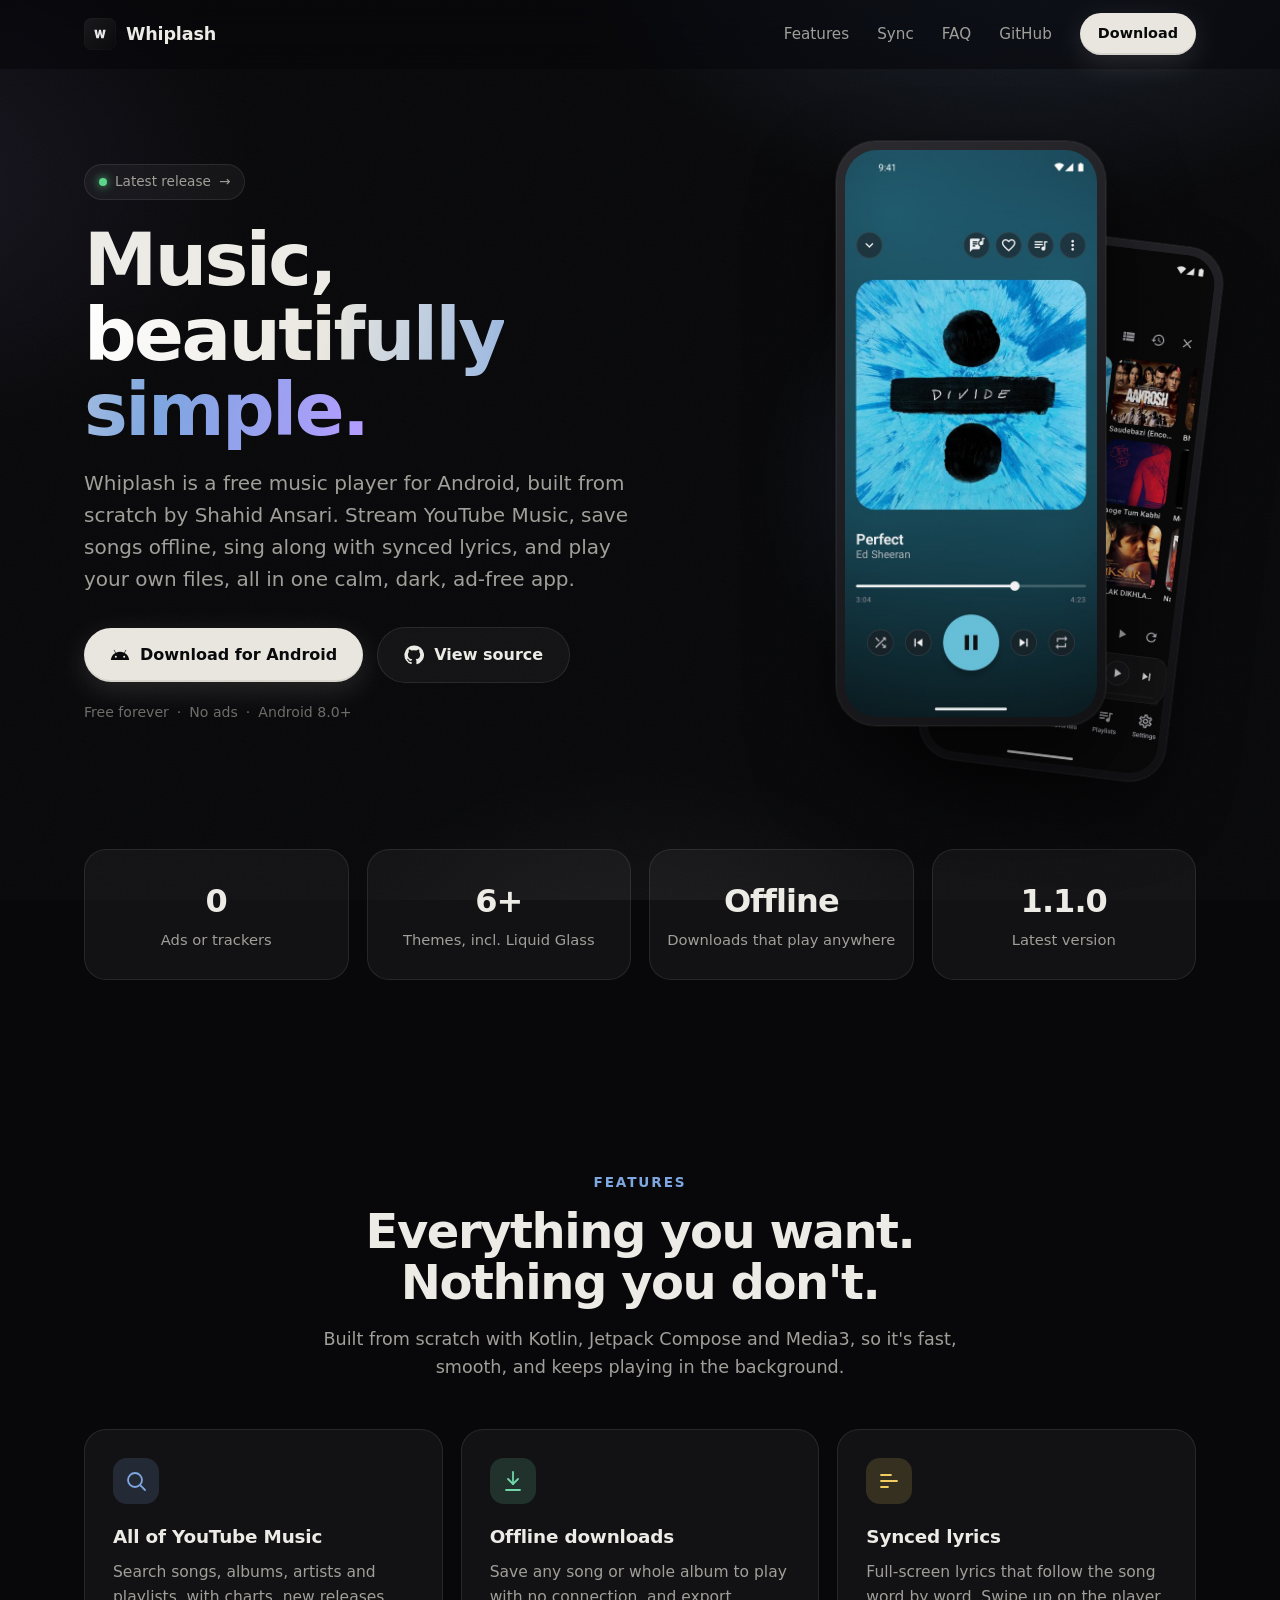
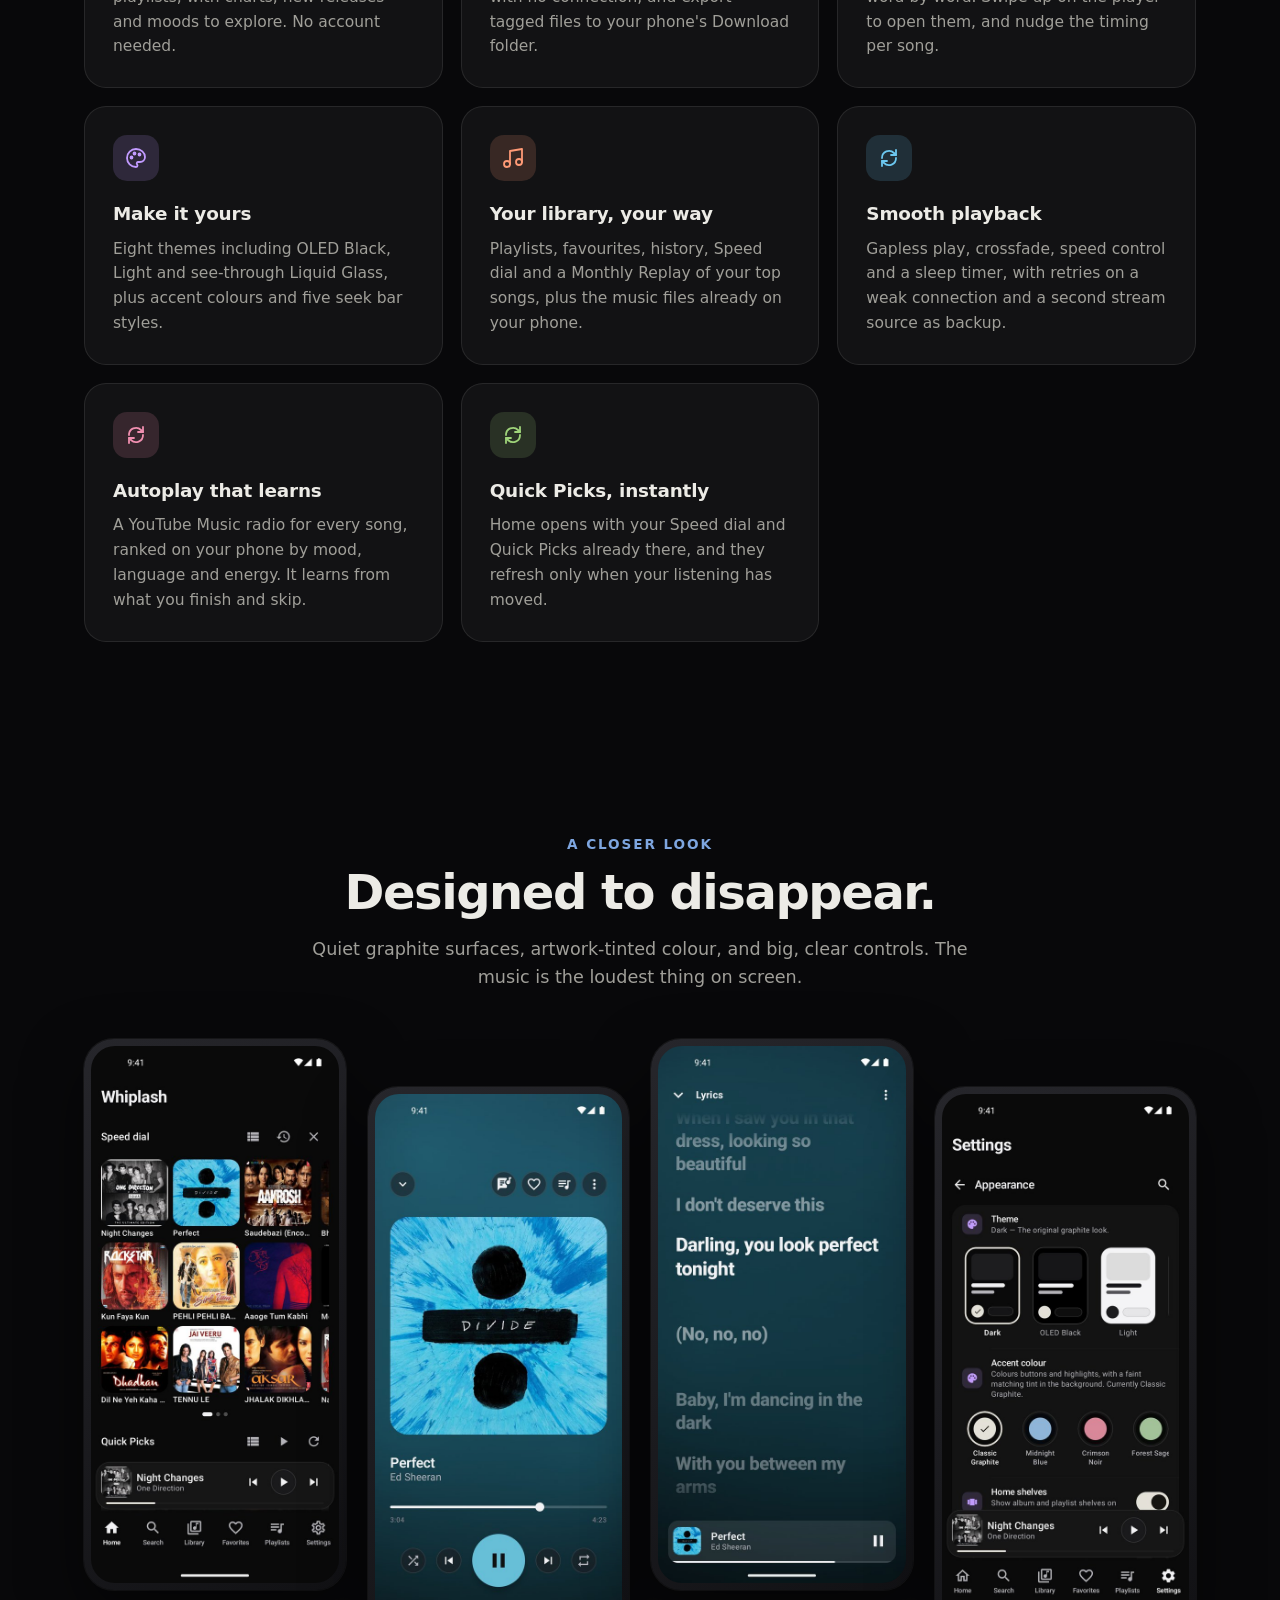
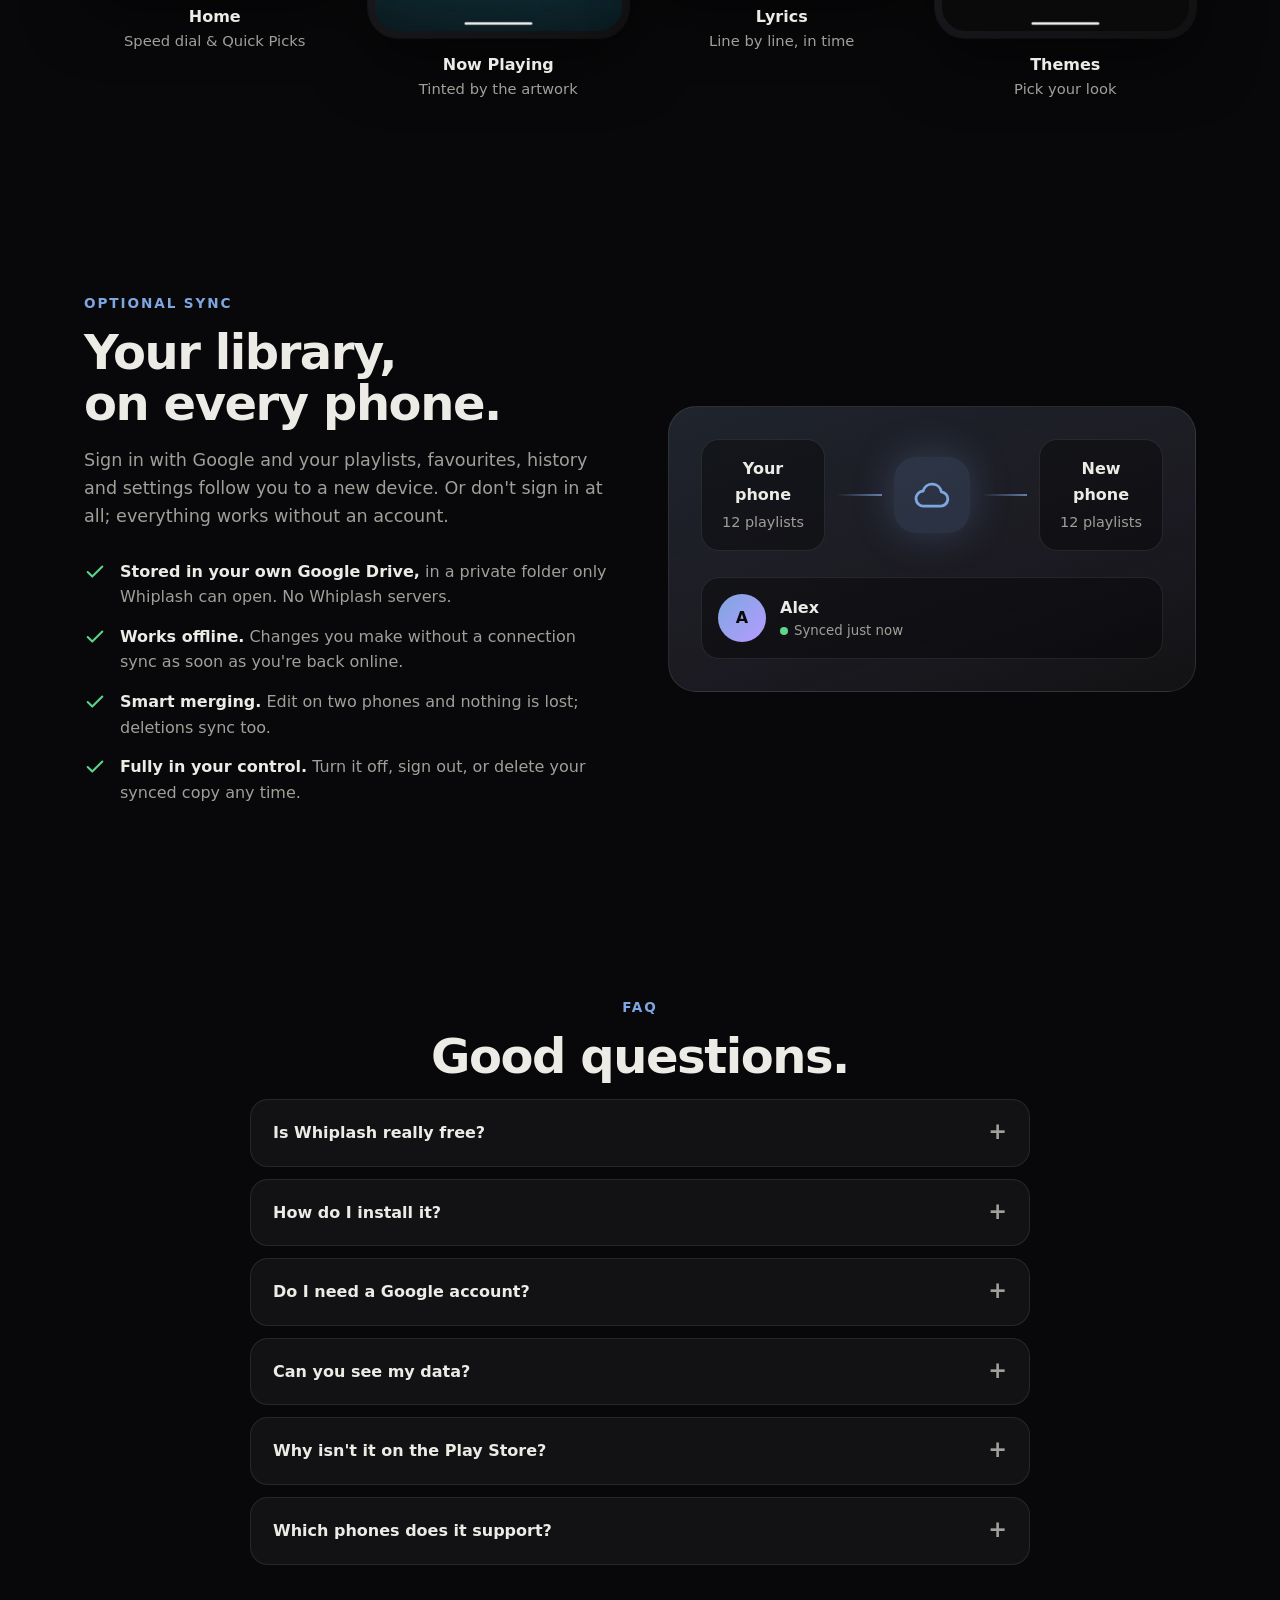
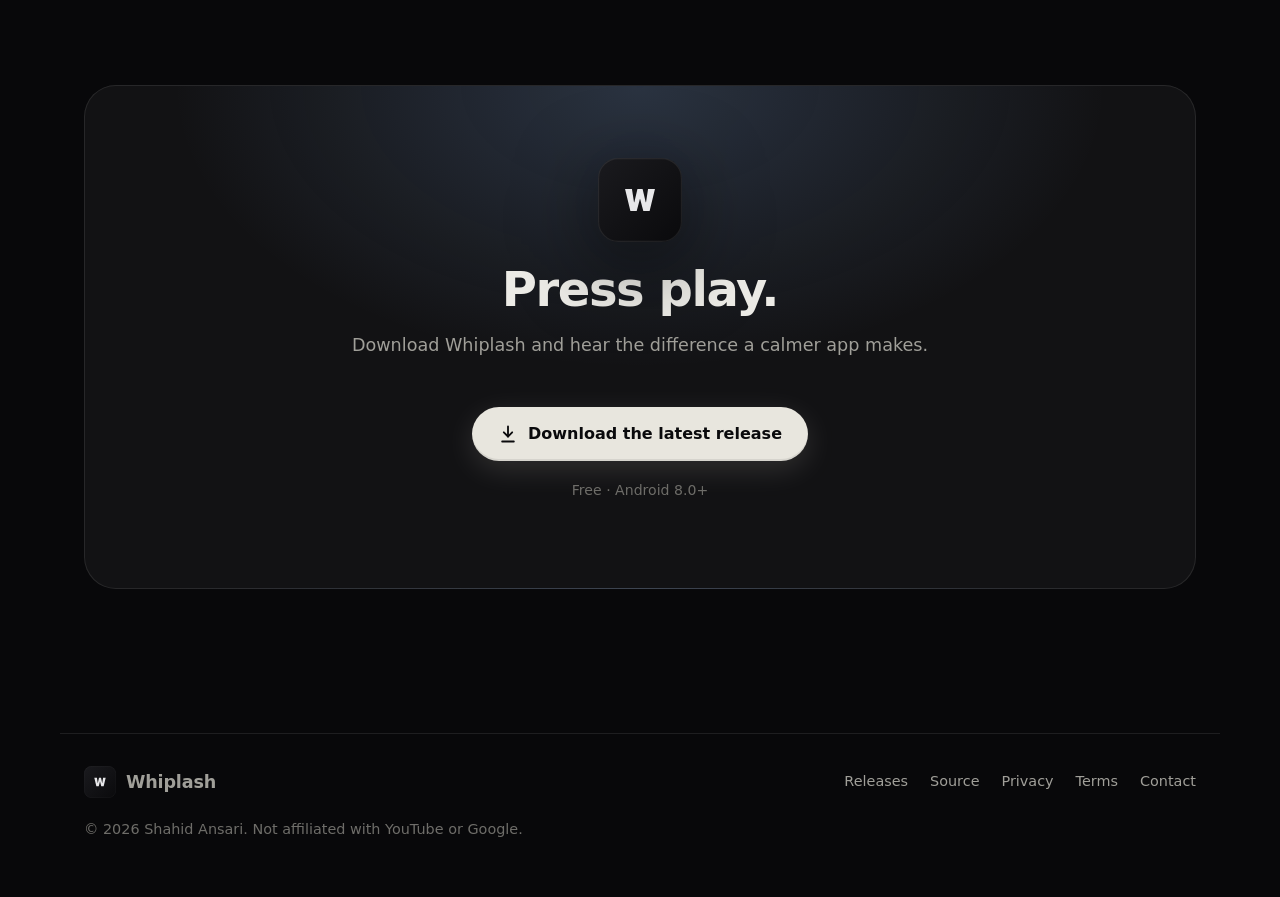
<file: docs/index.html>
<!doctype html>
<!--
  Copyright (c) 2026 Shahid Ansari. All rights reserved.
  Proprietary software. Copying, modification, rebuilding or redistribution
  is not permitted without written permission. See LICENSE.
-->
<html lang="en">
<head>
<meta charset="utf-8">
<meta name="author" content="Shahid Ansari">
<meta name="viewport" content="width=device-width, initial-scale=1">
<title>Whiplash · Free music player for Android</title>
<meta name="description" content="Whiplash is a free Android music player for YouTube Music and your own songs. Offline downloads, synced lyrics, beautiful themes, and optional sync through your own Google Drive. No ads, no tracking.">
<meta name="theme-color" content="#08080a">
<link rel="icon" href="assets/logo.svg" type="image/svg+xml">
<meta property="og:title" content="Whiplash · Music, beautifully simple">
<meta property="og:description" content="Free music player for Android. No ads, no tracking.">
<meta property="og:image" content="https://shahidthisside.github.io/Whiplash/assets/player.jpg">
<meta property="og:type" content="website">
<link rel="stylesheet" href="style.css">
<script>if (!/[?&]static/.test(location.search)) document.documentElement.classList.add("js")</script>
</head>
<body>
<a class="skip" href="#main">Skip to content</a>
<div class="aurora" aria-hidden="true"></div>
<div class="grain" aria-hidden="true"></div>

<header class="nav" id="nav">
  <div class="wrap">
    <a class="brand" href="./"><img src="assets/logo.svg" alt="" width="32" height="32">Whiplash</a>
    <nav class="nav-links" aria-label="Main">
      <a href="#features">Features</a>
      <a href="#sync">Sync</a>
      <a href="#faq">FAQ</a>
      <a href="https://github.com/shahidthisside/Whiplash">GitHub</a>
      <a class="btn small" href="https://github.com/shahidthisside/Whiplash/releases/latest">Download</a>
    </nav>
  </div>
</header>

<main id="main">
  <!-- Hero -->
  <section class="hero">
    <div class="wrap">
      <div>
        <a class="pill" href="https://github.com/shahidthisside/Whiplash/releases/latest"><span class="dot"></span><span data-release>Latest release</span> →</a>
        <h1>Music,<br><span class="gradient-text">beautifully simple.</span></h1>
        <p class="lead">Whiplash is a free music player for Android, built from scratch by Shahid Ansari. Stream YouTube Music, save songs offline, sing along with synced lyrics, and play your own files, all in one calm, dark, ad-free app.</p>
        <div class="cta">
          <a class="btn" href="https://github.com/shahidthisside/Whiplash/releases/latest">
            <svg viewBox="0 0 24 24" fill="currentColor" aria-hidden="true"><path d="M17.6 9.48l1.84-3.18a.38.38 0 00-.66-.38l-1.87 3.23a11.43 11.43 0 00-9.82 0L5.22 5.92a.38.38 0 00-.66.38L6.4 9.48A10.78 10.78 0 001 18h22a10.78 10.78 0 00-5.4-8.52zM7 15.25A1.25 1.25 0 118.25 14 1.25 1.25 0 017 15.25zm10 0A1.25 1.25 0 1118.25 14 1.25 1.25 0 0117 15.25z"/></svg>
            Download for Android
          </a>
          <a class="btn ghost" href="https://github.com/shahidthisside/Whiplash">
            <svg viewBox="0 0 24 24" fill="currentColor" aria-hidden="true"><path d="M12 .5a11.5 11.5 0 00-3.64 22.41c.58.1.79-.25.79-.56v-2c-3.2.7-3.88-1.37-3.88-1.37a3.05 3.05 0 00-1.28-1.69c-1.04-.71.08-.7.08-.7a2.42 2.42 0 011.77 1.19 2.45 2.45 0 003.35.96 2.46 2.46 0 01.73-1.54c-2.55-.29-5.24-1.28-5.24-5.68a4.45 4.45 0 011.18-3.08 4.13 4.13 0 01.11-3.04s.97-.31 3.17 1.18a10.9 10.9 0 015.77 0c2.2-1.49 3.16-1.18 3.16-1.18a4.13 4.13 0 01.12 3.04 4.44 4.44 0 011.18 3.08c0 4.41-2.7 5.38-5.26 5.67a2.75 2.75 0 01.78 2.13v3.16c0 .31.21.67.8.56A11.5 11.5 0 0012 .5z"/></svg>
            View source
          </a>
        </div>
        <p class="meta"><span>Free forever</span><span>No ads</span><span>Android 8.0+</span></p>
      </div>
      <div class="phones" aria-hidden="true">
        <div class="glow"></div>
        <div class="phone back"><img src="assets/home.jpg" alt="" width="540" height="1170"></div>
        <div class="phone front"><img src="assets/player.jpg" alt="" width="540" height="1170"></div>
      </div>
    </div>
  </section>

  <!-- About / stats -->
  <section id="about" style="padding-top:40px">
    <div class="wrap">
      <div class="stats reveal">
        <div class="stat"><b>0</b><span>Ads or trackers</span></div>
        <div class="stat"><b>6+</b><span>Themes, incl. Liquid Glass</span></div>
        <div class="stat"><b>Offline</b><span>Downloads that play anywhere</span></div>
        <div class="stat"><b>1.1.0</b><span>Latest version</span></div>
      </div>
    </div>
  </section>

  <!-- Features -->
  <section id="features">
    <div class="wrap">
      <div class="center reveal">
        <p class="eyebrow">Features</p>
        <h2>Everything you want.<br>Nothing you don't.</h2>
        <p class="section-lead">Built from scratch with Kotlin, Jetpack Compose and Media3, so it's fast, smooth, and keeps playing in the background.</p>
      </div>
      <div class="grid">
        <article class="card reveal" style="--tint:#7ea6e0">
          <div class="icon"><svg viewBox="0 0 24 24" fill="none" stroke="currentColor" stroke-width="1.8" stroke-linecap="round" stroke-linejoin="round" aria-hidden="true"><circle cx="11" cy="11" r="7"/><path d="M21 21l-4.3-4.3"/></svg></div>
          <h3>All of YouTube Music</h3>
          <p>Search songs, albums, artists and playlists, with charts, new releases and moods to explore. No account needed.</p>
        </article>
        <article class="card reveal" style="--tint:#6fd6a8">
          <div class="icon"><svg viewBox="0 0 24 24" fill="none" stroke="currentColor" stroke-width="1.8" stroke-linecap="round" stroke-linejoin="round" aria-hidden="true"><path d="M12 3v12"/><path d="M7 10l5 5 5-5"/><path d="M5 21h14"/></svg></div>
          <h3>Offline downloads</h3>
          <p>Save any song or whole album to play with no connection, and export tagged files to your phone's Download folder.</p>
        </article>
        <article class="card reveal" style="--tint:#f2cc60">
          <div class="icon"><svg viewBox="0 0 24 24" fill="none" stroke="currentColor" stroke-width="1.8" stroke-linecap="round" stroke-linejoin="round" aria-hidden="true"><path d="M4 6h10M4 12h16M4 18h7"/></svg></div>
          <h3>Synced lyrics</h3>
          <p>Full-screen lyrics that follow the song word by word. Swipe up on the player to open them, and nudge the timing per song.</p>
        </article>
        <article class="card reveal" style="--tint:#c29bff">
          <div class="icon"><svg viewBox="0 0 24 24" fill="none" stroke="currentColor" stroke-width="1.8" stroke-linecap="round" stroke-linejoin="round" aria-hidden="true"><path d="M12 3a9 9 0 100 18c.8 0 1.5-.7 1.5-1.5 0-.4-.2-.7-.4-1a1.5 1.5 0 011.1-2.5H16a5 5 0 005-5c0-4.4-4-8-9-8z"/><circle cx="7.5" cy="11.5" r="1"/><circle cx="10.5" cy="7.5" r="1"/><circle cx="15.5" cy="8.5" r="1"/></svg></div>
          <h3>Make it yours</h3>
          <p>Eight themes including OLED Black, Light and see-through Liquid Glass, plus accent colours and five seek bar styles.</p>
        </article>
        <article class="card reveal" style="--tint:#ff9a76">
          <div class="icon"><svg viewBox="0 0 24 24" fill="none" stroke="currentColor" stroke-width="1.8" stroke-linecap="round" stroke-linejoin="round" aria-hidden="true"><path d="M9 18V5l12-2v13"/><circle cx="6" cy="18" r="3"/><circle cx="18" cy="16" r="3"/></svg></div>
          <h3>Your library, your way</h3>
          <p>Playlists, favourites, history, Speed dial and a Monthly Replay of your top songs, plus the music files already on your phone.</p>
        </article>
        <article class="card reveal" style="--tint:#6cc8f0">
          <div class="icon"><svg viewBox="0 0 24 24" fill="none" stroke="currentColor" stroke-width="1.8" stroke-linecap="round" stroke-linejoin="round" aria-hidden="true"><path d="M5 12a7 7 0 0112-5l2 2"/><path d="M19 4v5h-5"/><path d="M19 12a7 7 0 01-12 5l-2-2"/><path d="M5 20v-5h5"/></svg></div>
          <h3>Smooth playback</h3>
          <p>Gapless play, crossfade, speed control and a sleep timer, with retries on a weak connection and a second stream source as backup.</p>
        </article>
        <article class="card reveal" style="--tint:#f08fb0">
          <div class="icon"><svg viewBox="0 0 24 24" fill="none" stroke="currentColor" stroke-width="1.8" stroke-linecap="round" stroke-linejoin="round" aria-hidden="true"><path d="M5 12a7 7 0 0112-5l2 2"/><path d="M19 4v5h-5"/><path d="M19 12a7 7 0 01-12 5l-2-2"/><path d="M5 20v-5h5"/></svg></div>
          <h3>Autoplay that learns</h3>
          <p>A YouTube Music radio for every song, ranked on your phone by mood, language and energy. It learns from what you finish and skip.</p>
        </article>
        <article class="card reveal" style="--tint:#9fd47a">
          <div class="icon"><svg viewBox="0 0 24 24" fill="none" stroke="currentColor" stroke-width="1.8" stroke-linecap="round" stroke-linejoin="round" aria-hidden="true"><path d="M5 12a7 7 0 0112-5l2 2"/><path d="M19 4v5h-5"/><path d="M19 12a7 7 0 01-12 5l-2-2"/><path d="M5 20v-5h5"/></svg></div>
          <h3>Quick Picks, instantly</h3>
          <p>Home opens with your Speed dial and Quick Picks already there, and they refresh only when your listening has moved.</p>
        </article>
      </div>
    </div>
  </section>

  <!-- Showcase -->
  <section id="screens">
    <div class="wrap">
      <div class="center reveal">
        <p class="eyebrow">A closer look</p>
        <h2>Designed to disappear.</h2>
        <p class="section-lead">Quiet graphite surfaces, artwork-tinted colour, and big, clear controls. The music is the loudest thing on screen.</p>
      </div>
      <div class="showcase">
        <figure class="shot reveal"><div class="frame"><img src="assets/home.jpg" alt="Whiplash Home screen with Speed dial and Quick Picks" loading="lazy" width="540" height="1170"></div><figcaption><strong>Home</strong>Speed dial & Quick Picks</figcaption></figure>
        <figure class="shot reveal"><div class="frame"><img src="assets/player.jpg" alt="Full-screen player showing Perfect by Ed Sheeran" loading="lazy" width="540" height="1170"></div><figcaption><strong>Now Playing</strong>Tinted by the artwork</figcaption></figure>
        <figure class="shot reveal"><div class="frame"><img src="assets/lyrics.jpg" alt="Full-screen synced lyrics highlighting the current line" loading="lazy" width="540" height="1170"></div><figcaption><strong>Lyrics</strong>Line by line, in time</figcaption></figure>
        <figure class="shot reveal"><div class="frame"><img src="assets/appearance.jpg" alt="Appearance settings with theme and accent colour pickers" loading="lazy" width="540" height="1170"></div><figcaption><strong>Themes</strong>Pick your look</figcaption></figure>
      </div>
    </div>
  </section>

  <!-- Sync -->
  <section id="sync">
    <div class="wrap split">
      <div class="reveal">
        <p class="eyebrow">Optional sync</p>
        <h2>Your library,<br>on every phone.</h2>
        <p class="section-lead" style="margin-bottom:0">Sign in with Google and your playlists, favourites, history and settings follow you to a new device. Or don't sign in at all; everything works without an account.</p>
        <ul class="checks">
          <li><svg viewBox="0 0 24 24" fill="none" stroke="currentColor" stroke-width="2.2" stroke-linecap="round" stroke-linejoin="round" aria-hidden="true"><path d="M20 6L9 17l-5-5"/></svg><span><strong>Stored in your own Google Drive,</strong> in a private folder only Whiplash can open. No Whiplash servers.</span></li>
          <li><svg viewBox="0 0 24 24" fill="none" stroke="currentColor" stroke-width="2.2" stroke-linecap="round" stroke-linejoin="round" aria-hidden="true"><path d="M20 6L9 17l-5-5"/></svg><span><strong>Works offline.</strong> Changes you make without a connection sync as soon as you're back online.</span></li>
          <li><svg viewBox="0 0 24 24" fill="none" stroke="currentColor" stroke-width="2.2" stroke-linecap="round" stroke-linejoin="round" aria-hidden="true"><path d="M20 6L9 17l-5-5"/></svg><span><strong>Smart merging.</strong> Edit on two phones and nothing is lost; deletions sync too.</span></li>
          <li><svg viewBox="0 0 24 24" fill="none" stroke="currentColor" stroke-width="2.2" stroke-linecap="round" stroke-linejoin="round" aria-hidden="true"><path d="M20 6L9 17l-5-5"/></svg><span><strong>Fully in your control.</strong> Turn it off, sign out, or delete your synced copy any time.</span></li>
        </ul>
      </div>
      <div class="sync-visual reveal" aria-hidden="true">
        <div class="device-row">
          <div class="mini-device"><b>Your phone</b>12 playlists</div>
          <div class="line"></div>
          <div class="cloud"><svg viewBox="0 0 24 24" fill="none" stroke="currentColor" stroke-width="1.8" stroke-linecap="round" stroke-linejoin="round"><path d="M17.5 19a4.5 4.5 0 00.5-8.97A6 6 0 006.34 9.5 4.75 4.75 0 007 19h10.5z"/></svg></div>
          <div class="line"></div>
          <div class="mini-device"><b>New phone</b>12 playlists</div>
        </div>
        <div class="profile-card">
          <div class="avatar">A</div>
          <div><b>Alex</b><br><small>Synced just now</small></div>
        </div>
      </div>
    </div>
  </section>

  <!-- FAQ -->
  <section id="faq">
    <div class="wrap">
      <div class="center reveal">
        <p class="eyebrow">FAQ</p>
        <h2>Good questions.</h2>
      </div>
      <div class="faq reveal">
        <details><summary>Is Whiplash really free?</summary><p>Yes. No subscription, no ads, no in-app purchases. The code is published on GitHub so you can read it, but Whiplash is proprietary software by Shahid Ansari: copying, renaming or redistributing it isn't allowed.</p></details>
        <details><summary>How do I install it?</summary><p>Tap <strong>Download for Android</strong>, open the latest release on GitHub, and download <code>Whiplash.apk</code>. Open the file on your phone and allow installing from your browser when Android asks. Updates install the same way, over the top, keeping your library.</p></details>
        <details><summary>Do I need a Google account?</summary><p>No. Everything works without signing in. Google sign-in is only for the optional sync between devices, and you can switch the whole feature off in Settings.</p></details>
        <details><summary>Can you see my data?</summary><p>No. Without sign-in, everything stays on your phone. With sync on, your library is saved in your own Google Drive, in a folder only the app can open. It never touches a server run by the developer. See the <a href="privacy.html" style="color:var(--blue)">Privacy Policy</a>.</p></details>
        <details><summary>Why isn't it on the Play Store?</summary><p>Whiplash plays YouTube Music through the open-source NewPipeExtractor library, which Google Play doesn't allow. It's distributed on GitHub and this website instead. Only APKs from these two places are official.</p></details>
        <details><summary>Which phones does it support?</summary><p>Any phone running Android 8.0 or newer. Sync needs Google Play services; everything else works without them.</p></details>
      </div>
    </div>
  </section>

  <!-- Final CTA -->
  <section style="padding-top:24px">
    <div class="wrap">
      <div class="final reveal">
        <img src="assets/logo.svg" alt="" width="84" height="84">
        <h2>Press play.</h2>
        <p class="section-lead">Download Whiplash and hear the difference a calmer app makes.</p>
        <div class="cta">
          <a class="btn" href="https://github.com/shahidthisside/Whiplash/releases/latest">
            <svg viewBox="0 0 24 24" fill="none" stroke="currentColor" stroke-width="2.2" stroke-linecap="round" stroke-linejoin="round" aria-hidden="true"><path d="M12 3v12"/><path d="M7 10l5 5 5-5"/><path d="M5 21h14"/></svg>
            Download the latest release
          </a>
        </div>
        <p class="meta" data-release-meta>Free · Android 8.0+</p>
      </div>
    </div>
  </section>
</main>

<footer>
  <div class="wrap">
    <a class="brand" href="./"><img src="assets/logo.svg" alt="" width="28" height="28">Whiplash</a>
    <nav aria-label="Footer">
      <a href="https://github.com/shahidthisside/Whiplash/releases">Releases</a>
      <a href="https://github.com/shahidthisside/Whiplash">Source</a>
      <a href="privacy.html">Privacy</a>
      <a href="terms.html">Terms</a>
      <a href="mailto:heyshahidansari@gmail.com">Contact</a>
    </nav>
    <p style="margin:0;width:100%">© 2026 Shahid Ansari. Not affiliated with YouTube or Google.</p>
  </div>
</footer>
<script src="site.js" defer></script>
</body>
</html>
</file>
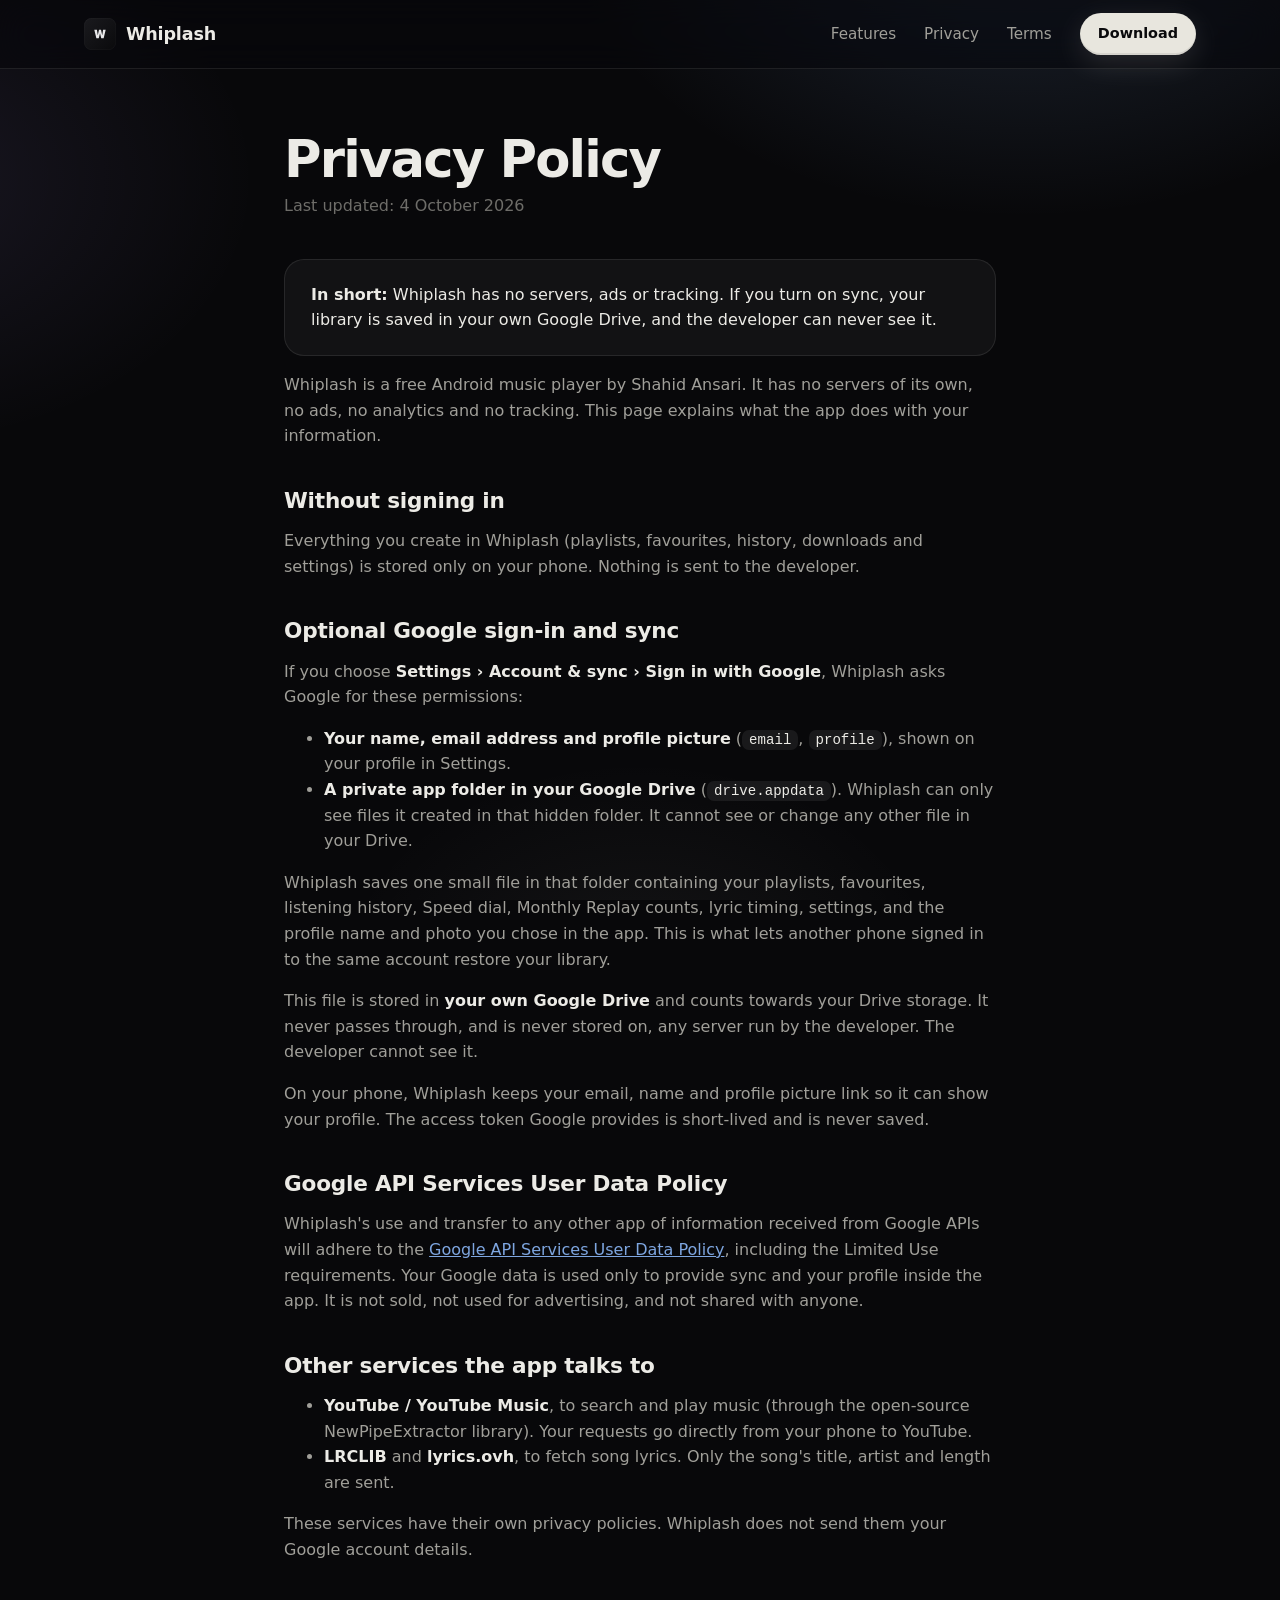
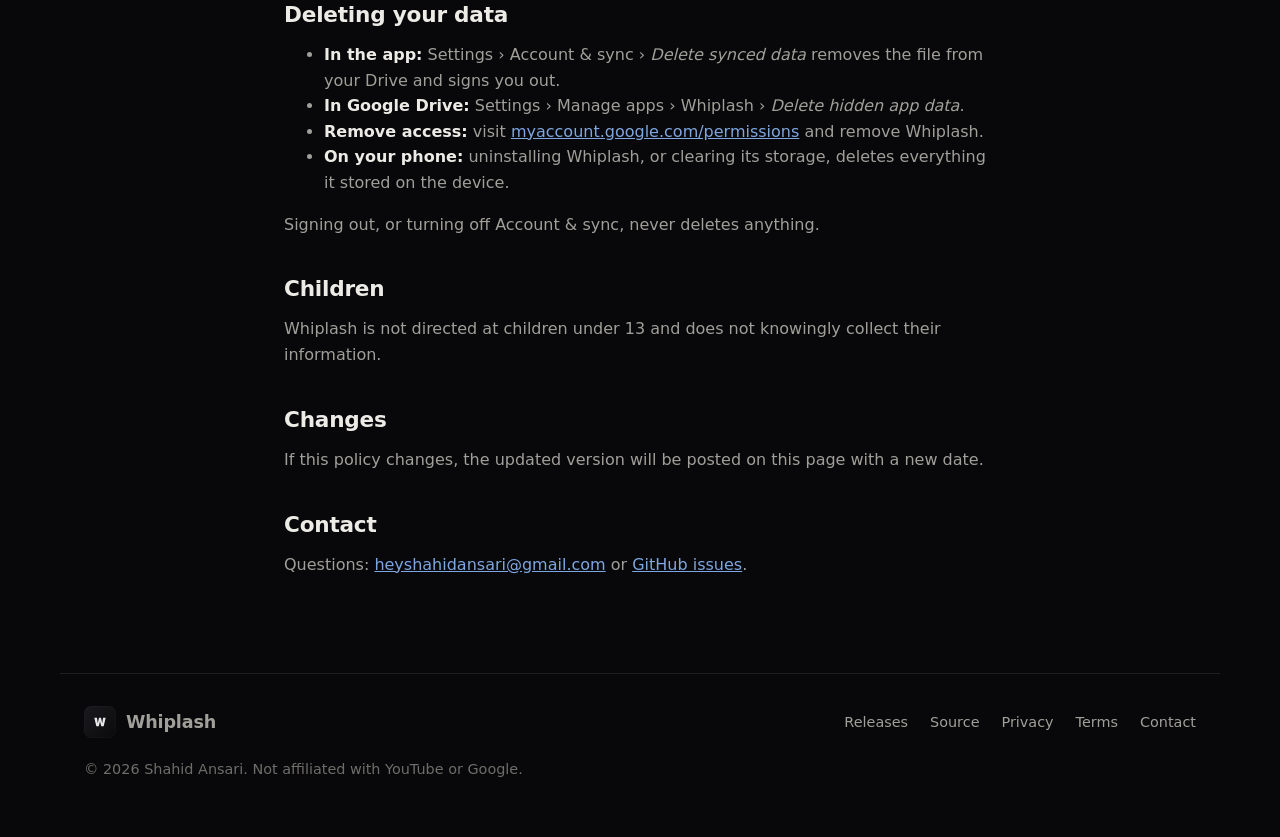
<file: docs/privacy.html>
<!doctype html>
<!--
  Copyright (c) 2026 Shahid Ansari. All rights reserved.
  Proprietary software. Copying, modification, rebuilding or redistribution
  is not permitted without written permission. See LICENSE.
-->
<html lang="en">
<head>
<meta charset="utf-8">
<meta name="author" content="Shahid Ansari">
<meta name="viewport" content="width=device-width, initial-scale=1">
<title>Privacy Policy · Whiplash</title>
<link rel="icon" href="assets/logo.svg" type="image/svg+xml">
<meta name="theme-color" content="#08080a">
<link rel="stylesheet" href="style.css">
</head>
<body>
<a class="skip" href="#main">Skip to content</a>
<div class="aurora" aria-hidden="true"></div>
<header class="nav scrolled">
  <div class="wrap">
    <a class="brand" href="./"><img src="assets/logo.svg" alt="" width="32" height="32">Whiplash</a>
    <nav class="nav-links" aria-label="Main">
      <a href="./#features">Features</a>
      <a href="privacy.html">Privacy</a>
      <a href="terms.html">Terms</a>
      <a class="btn small" href="https://github.com/shahidthisside/Whiplash/releases/latest">Download</a>
    </nav>
  </div>
</header>
<main id="main" class="doc">
<h1>Privacy Policy</h1>
<p class="updated">Last updated: 4 October 2026</p>
<div class="summary"><p><strong>In short:</strong> Whiplash has no servers, ads or tracking. If you turn on sync, your library is saved in your own Google Drive, and the developer can never see it.</p></div>

<p>Whiplash is a free Android music player by Shahid Ansari. It has no servers of its own, no ads, no analytics and no tracking. This page explains what the app does with your information.</p>

<h2>Without signing in</h2>
<p>Everything you create in Whiplash (playlists, favourites, history, downloads and settings) is stored only on your phone. Nothing is sent to the developer.</p>

<h2>Optional Google sign-in and sync</h2>
<p>If you choose <strong>Settings › Account &amp; sync › Sign in with Google</strong>, Whiplash asks Google for these permissions:</p>
<ul>
  <li><strong>Your name, email address and profile picture</strong> (<code>email</code>, <code>profile</code>), shown on your profile in Settings.</li>
  <li><strong>A private app folder in your Google Drive</strong> (<code>drive.appdata</code>). Whiplash can only see files it created in that hidden folder. It cannot see or change any other file in your Drive.</li>
</ul>
<p>Whiplash saves one small file in that folder containing your playlists, favourites, listening history, Speed dial, Monthly Replay counts, lyric timing, settings, and the profile name and photo you chose in the app. This is what lets another phone signed in to the same account restore your library.</p>
<p>This file is stored in <strong>your own Google Drive</strong> and counts towards your Drive storage. It never passes through, and is never stored on, any server run by the developer. The developer cannot see it.</p>
<p>On your phone, Whiplash keeps your email, name and profile picture link so it can show your profile. The access token Google provides is short-lived and is never saved.</p>

<h2>Google API Services User Data Policy</h2>
<p>Whiplash's use and transfer to any other app of information received from Google APIs will adhere to the <a href="https://developers.google.com/terms/api-services-user-data-policy">Google API Services User Data Policy</a>, including the Limited Use requirements. Your Google data is used only to provide sync and your profile inside the app. It is not sold, not used for advertising, and not shared with anyone.</p>

<h2>Other services the app talks to</h2>
<ul>
  <li><strong>YouTube / YouTube Music</strong>, to search and play music (through the open-source NewPipeExtractor library). Your requests go directly from your phone to YouTube.</li>
  <li><strong>LRCLIB</strong> and <strong>lyrics.ovh</strong>, to fetch song lyrics. Only the song's title, artist and length are sent.</li>
</ul>
<p>These services have their own privacy policies. Whiplash does not send them your Google account details.</p>

<h2>Deleting your data</h2>
<ul>
  <li><strong>In the app:</strong> Settings › Account &amp; sync › <em>Delete synced data</em> removes the file from your Drive and signs you out.</li>
  <li><strong>In Google Drive:</strong> Settings › Manage apps › Whiplash › <em>Delete hidden app data</em>.</li>
  <li><strong>Remove access:</strong> visit <a href="https://myaccount.google.com/permissions">myaccount.google.com/permissions</a> and remove Whiplash.</li>
  <li><strong>On your phone:</strong> uninstalling Whiplash, or clearing its storage, deletes everything it stored on the device.</li>
</ul>
<p>Signing out, or turning off Account &amp; sync, never deletes anything.</p>

<h2>Children</h2>
<p>Whiplash is not directed at children under 13 and does not knowingly collect their information.</p>

<h2>Changes</h2>
<p>If this policy changes, the updated version will be posted on this page with a new date.</p>

<h2>Contact</h2>
<p>Questions: <a href="mailto:heyshahidansari@gmail.com">heyshahidansari@gmail.com</a> or <a href="https://github.com/shahidthisside/Whiplash/issues">GitHub issues</a>.</p>
</main>
<footer>
  <div class="wrap">
    <a class="brand" href="./"><img src="assets/logo.svg" alt="" width="28" height="28">Whiplash</a>
    <nav aria-label="Footer">
      <a href="https://github.com/shahidthisside/Whiplash/releases">Releases</a>
      <a href="https://github.com/shahidthisside/Whiplash">Source</a>
      <a href="privacy.html">Privacy</a>
      <a href="terms.html">Terms</a>
      <a href="mailto:heyshahidansari@gmail.com">Contact</a>
    </nav>
    <p style="margin:0;width:100%">© 2026 Shahid Ansari. Not affiliated with YouTube or Google.</p>
  </div>
</footer>
</body>
</html>
</file>
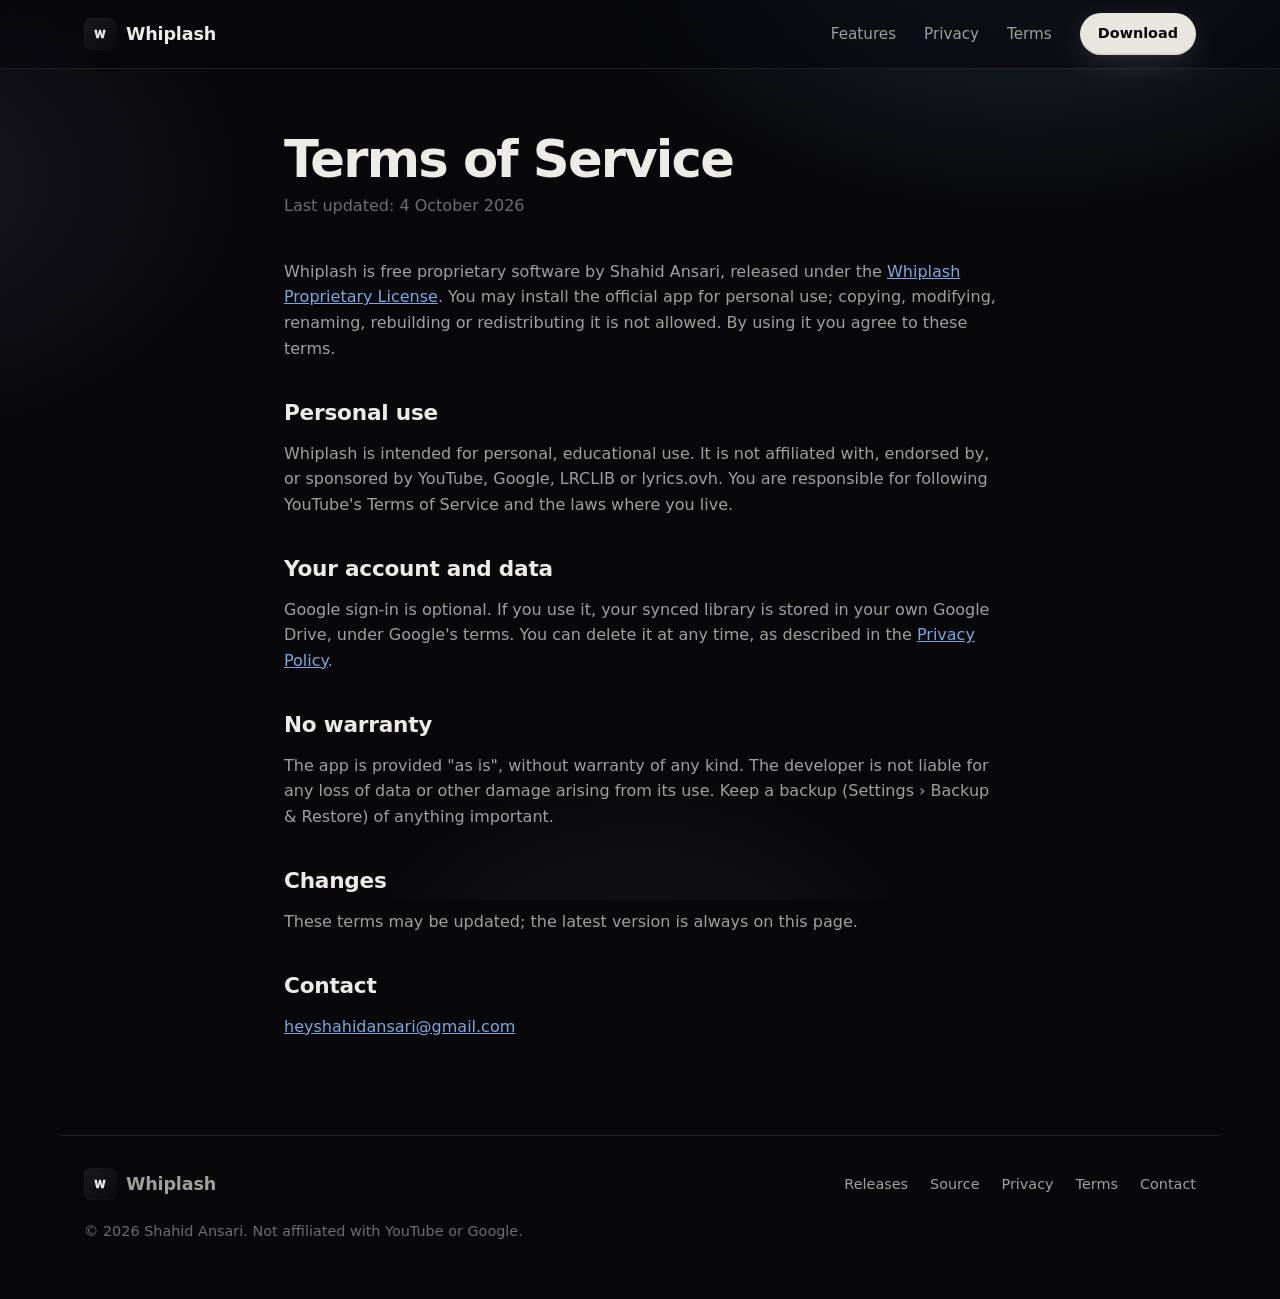
<file: docs/terms.html>
<!doctype html>
<!--
  Copyright (c) 2026 Shahid Ansari. All rights reserved.
  Proprietary software. Copying, modification, rebuilding or redistribution
  is not permitted without written permission. See LICENSE.
-->
<html lang="en">
<head>
<meta charset="utf-8">
<meta name="author" content="Shahid Ansari">
<meta name="viewport" content="width=device-width, initial-scale=1">
<title>Terms of Service · Whiplash</title>
<link rel="icon" href="assets/logo.svg" type="image/svg+xml">
<meta name="theme-color" content="#08080a">
<link rel="stylesheet" href="style.css">
</head>
<body>
<a class="skip" href="#main">Skip to content</a>
<div class="aurora" aria-hidden="true"></div>
<header class="nav scrolled">
  <div class="wrap">
    <a class="brand" href="./"><img src="assets/logo.svg" alt="" width="32" height="32">Whiplash</a>
    <nav class="nav-links" aria-label="Main">
      <a href="./#features">Features</a>
      <a href="privacy.html">Privacy</a>
      <a href="terms.html">Terms</a>
      <a class="btn small" href="https://github.com/shahidthisside/Whiplash/releases/latest">Download</a>
    </nav>
  </div>
</header>
<main id="main" class="doc">
<h1>Terms of Service</h1>
<p class="updated">Last updated: 4 October 2026</p>

<p>Whiplash is free proprietary software by Shahid Ansari, released under the <a href="https://github.com/shahidthisside/Whiplash/blob/main/LICENSE">Whiplash Proprietary License</a>. You may install the official app for personal use; copying, modifying, renaming, rebuilding or redistributing it is not allowed. By using it you agree to these terms.</p>

<h2>Personal use</h2>
<p>Whiplash is intended for personal, educational use. It is not affiliated with, endorsed by, or sponsored by YouTube, Google, LRCLIB or lyrics.ovh. You are responsible for following YouTube's Terms of Service and the laws where you live.</p>

<h2>Your account and data</h2>
<p>Google sign-in is optional. If you use it, your synced library is stored in your own Google Drive, under Google's terms. You can delete it at any time, as described in the <a href="privacy.html">Privacy Policy</a>.</p>

<h2>No warranty</h2>
<p>The app is provided "as is", without warranty of any kind. The developer is not liable for any loss of data or other damage arising from its use. Keep a backup (Settings › Backup &amp; Restore) of anything important.</p>

<h2>Changes</h2>
<p>These terms may be updated; the latest version is always on this page.</p>

<h2>Contact</h2>
<p><a href="mailto:heyshahidansari@gmail.com">heyshahidansari@gmail.com</a></p>
</main>
<footer>
  <div class="wrap">
    <a class="brand" href="./"><img src="assets/logo.svg" alt="" width="28" height="28">Whiplash</a>
    <nav aria-label="Footer">
      <a href="https://github.com/shahidthisside/Whiplash/releases">Releases</a>
      <a href="https://github.com/shahidthisside/Whiplash">Source</a>
      <a href="privacy.html">Privacy</a>
      <a href="terms.html">Terms</a>
      <a href="mailto:heyshahidansari@gmail.com">Contact</a>
    </nav>
    <p style="margin:0;width:100%">© 2026 Shahid Ansari. Not affiliated with YouTube or Google.</p>
  </div>
</footer>
</body>
</html>
</file>
<file: docs/style.css>
/*
 * Copyright (c) 2026 Shahid Ansari. All rights reserved.
 * Proprietary software. Copying, modification, rebuilding or redistribution
 * is not permitted without written permission. See LICENSE.
 */
/* Whiplash site — graphite + cream, matching the app. */
:root {
  --bg: #08080a;
  --bg-2: #0f0f12;
  --card: rgba(255, 255, 255, 0.045);
  --card-strong: rgba(255, 255, 255, 0.07);
  --border: rgba(255, 255, 255, 0.09);
  --fg: #ecebe6;
  --muted: #a09f99;
  --faint: #6e6d69;
  --cream: #e8e6de;
  --blue: #7ea6e0;
  --violet: #b59cff;
  --radius: 22px;
  --max: 1160px;
  --font: "Inter", ui-sans-serif, system-ui, -apple-system, "Segoe UI", Roboto, sans-serif;
}

* { box-sizing: border-box; }
html { scroll-behavior: smooth; -webkit-text-size-adjust: 100%; }
body {
  margin: 0;
  background: var(--bg);
  color: var(--fg);
  font: 16px/1.6 var(--font);
  -webkit-font-smoothing: antialiased;
  overflow-x: hidden;
}
img { max-width: 100%; height: auto; display: block; }
a { color: inherit; }
:focus-visible { outline: 2px solid var(--cream); outline-offset: 3px; border-radius: 8px; }

.skip { position: absolute; left: -999px; top: 8px; background: var(--cream); color: #000; padding: 8px 14px; border-radius: 999px; z-index: 100; }
.skip:focus { left: 12px; }

.wrap { max-width: var(--max); margin: 0 auto; padding: 0 24px; }

/* ---------- Background glow ---------- */
.aurora {
  position: fixed; inset: 0; z-index: -1; pointer-events: none;
  background:
    radial-gradient(60vmax 40vmax at 80% -10%, rgba(126, 166, 224, 0.18), transparent 60%),
    radial-gradient(50vmax 35vmax at -10% 20%, rgba(181, 156, 255, 0.10), transparent 60%),
    radial-gradient(40vmax 30vmax at 50% 110%, rgba(232, 230, 222, 0.06), transparent 60%),
    var(--bg);
}
.grain {
  position: fixed; inset: 0; z-index: -1; pointer-events: none; opacity: 0.035;
  background-image: url("data:image/svg+xml,%3Csvg xmlns='http://www.w3.org/2000/svg' width='160' height='160'%3E%3Cfilter id='n'%3E%3CfeTurbulence type='fractalNoise' baseFrequency='.9' numOctaves='3'/%3E%3C/filter%3E%3Crect width='100%25' height='100%25' filter='url(%23n)'/%3E%3C/svg%3E");
}

/* ---------- Nav ---------- */
.nav {
  position: sticky; top: 0; z-index: 50;
  backdrop-filter: saturate(160%) blur(16px);
  -webkit-backdrop-filter: saturate(160%) blur(16px);
  background: rgba(8, 8, 10, 0.6);
  border-bottom: 1px solid transparent;
  transition: border-color .3s;
}
.nav.scrolled { border-bottom-color: var(--border); }
.nav .wrap { display: flex; align-items: center; justify-content: space-between; height: 68px; }
.brand { display: flex; align-items: center; gap: 10px; text-decoration: none; font-weight: 700; letter-spacing: -0.01em; font-size: 1.1rem; }
.brand img { width: 32px; height: 32px; }
.nav-links { display: flex; align-items: center; gap: 28px; }
.nav-links a { text-decoration: none; color: var(--muted); font-size: 0.95rem; transition: color .2s; }
.nav-links a:hover { color: var(--fg); }
.nav-links .btn { color: #0a0a0c; }

/* ---------- Buttons ---------- */
.btn {
  display: inline-flex; align-items: center; gap: 10px;
  padding: 14px 26px; border-radius: 999px;
  background: var(--cream); color: #0a0a0c;
  font-weight: 600; text-decoration: none; font-size: 1rem;
  box-shadow: 0 8px 30px rgba(232, 230, 222, 0.14), inset 0 -2px 0 rgba(0,0,0,.08);
  transition: transform .2s ease, box-shadow .2s ease;
}
.btn:hover { transform: translateY(-2px); box-shadow: 0 14px 40px rgba(232, 230, 222, 0.22); }
.btn svg { width: 20px; height: 20px; }
.btn.small { padding: 9px 18px; font-size: 0.9rem; }
.btn.ghost {
  background: var(--card); color: var(--fg); box-shadow: none;
  border: 1px solid var(--border);
}
.btn.ghost:hover { background: var(--card-strong); }

/* ---------- Hero ---------- */
.hero { padding: 72px 0 40px; }
.hero .wrap { display: grid; grid-template-columns: 1.05fr 0.95fr; gap: 48px; align-items: center; }
.pill {
  display: inline-flex; align-items: center; gap: 8px;
  padding: 6px 14px 6px 8px; border-radius: 999px;
  background: var(--card); border: 1px solid var(--border);
  color: var(--muted); font-size: 0.85rem; text-decoration: none;
}
.pill .dot { width: 8px; height: 8px; border-radius: 50%; background: #5bd68a; box-shadow: 0 0 10px #5bd68a; margin-left: 6px; }
h1 {
  font-size: clamp(2.6rem, 6vw, 4.6rem);
  line-height: 1.02; letter-spacing: -0.035em; margin: 22px 0 20px; font-weight: 800;
}
.gradient-text {
  background: linear-gradient(100deg, #ffffff 0%, #e8e6de 35%, var(--blue) 70%, var(--violet) 100%);
  -webkit-background-clip: text; background-clip: text; color: transparent;
}
.lead { font-size: clamp(1.05rem, 1.6vw, 1.25rem); color: var(--muted); max-width: 34em; margin: 0 0 32px; }
.cta { display: flex; flex-wrap: wrap; gap: 14px; align-items: center; }
.meta { margin-top: 18px; color: var(--faint); font-size: 0.88rem; }
.meta span + span::before { content: "·"; margin: 0 8px; }

/* Phones */
.phones { position: relative; height: 620px; }
.phone {
  position: absolute; width: 270px; aspect-ratio: 1080 / 2340;
  border-radius: 40px; padding: 9px;
  background: linear-gradient(145deg, #2a2a2f, #121215);
  box-shadow: 0 40px 80px rgba(0,0,0,.55), 0 0 0 1px rgba(255,255,255,.08), inset 0 0 0 1px rgba(255,255,255,.04);
}
.phone img { width: 100%; height: 100% !important; object-fit: cover; object-position: top; border-radius: 32px; }
.phone.front { right: 90px; top: 0; z-index: 2; animation: float 8s ease-in-out infinite; }
.phone.back { right: -10px; top: 70px; transform: rotate(7deg) scale(.92); opacity: .9; filter: saturate(.9); animation: float2 9s ease-in-out infinite; }
.glow { position: absolute; inset: 20% 5% 10% 20%; background: radial-gradient(closest-side, rgba(126,166,224,.35), transparent); filter: blur(40px); z-index: 0; }
@keyframes float { 0%, 100% { transform: translateY(0); } 50% { transform: translateY(-12px); } }
@keyframes float2 { 0%, 100% { transform: rotate(7deg) scale(.92) translateY(0); } 50% { transform: rotate(7deg) scale(.92) translateY(10px); } }

/* ---------- Sections ---------- */
section { padding: 96px 0; }
.eyebrow { color: var(--blue); font-weight: 600; font-size: 0.85rem; letter-spacing: 0.14em; text-transform: uppercase; margin: 0 0 12px; }
h2 { font-size: clamp(2rem, 4vw, 3rem); line-height: 1.08; letter-spacing: -0.03em; margin: 0 0 16px; font-weight: 750; }
.section-lead { color: var(--muted); font-size: 1.1rem; max-width: 40em; margin: 0 0 48px; }
.center { text-align: center; }
.center .section-lead { margin-left: auto; margin-right: auto; }

/* Feature grid */
.grid { display: grid; grid-template-columns: repeat(3, 1fr); gap: 18px; }
.card {
  background: var(--card); border: 1px solid var(--border); border-radius: var(--radius);
  padding: 28px; position: relative; overflow: hidden;
  transition: transform .25s ease, border-color .25s ease, background .25s ease;
}
.card:hover { transform: translateY(-4px); border-color: rgba(255,255,255,.16); background: var(--card-strong); }
.card h3 { margin: 18px 0 8px; font-size: 1.15rem; letter-spacing: -0.01em; }
.card p { margin: 0; color: var(--muted); font-size: 0.97rem; }
.icon {
  position: relative; width: 46px; height: 46px; border-radius: 14px; display: grid; place-items: center;
  color: var(--tint); isolation: isolate;
}
/* Tinted tile: a pseudo-element works on every browser, unlike color-mix(). */
.icon::before { content: ""; position: absolute; inset: 0; border-radius: inherit; background: var(--tint); opacity: .16; z-index: -1; }
.icon svg { width: 24px; height: 24px; }

/* Showcase */
.showcase { display: grid; grid-template-columns: repeat(4, 1fr); gap: 22px; align-items: start; }
.shot { margin: 0; }
.shot .frame {
  border-radius: 30px; padding: 7px; background: linear-gradient(145deg, #26262b, #111114);
  box-shadow: 0 24px 60px rgba(0,0,0,.5), 0 0 0 1px rgba(255,255,255,.07);
  transition: transform .3s ease;
}
.shot:nth-child(even) { margin-top: 48px; }
.shot:hover .frame { transform: translateY(-6px); }
.shot img { border-radius: 24px; aspect-ratio: 1080 / 2340; object-fit: cover; object-position: top; width: 100%; }
.shot figcaption { margin-top: 14px; text-align: center; color: var(--muted); font-size: 0.92rem; }
.shot figcaption strong { display: block; color: var(--fg); font-size: 1rem; }

/* Sync split */
.split { display: grid; grid-template-columns: 1fr 1fr; gap: 56px; align-items: center; }
.checks { list-style: none; padding: 0; margin: 28px 0 0; display: grid; gap: 14px; }
.checks li { display: flex; gap: 14px; align-items: flex-start; color: var(--muted); }
.checks li strong { color: var(--fg); }
.checks svg { flex: none; width: 22px; height: 22px; color: #5bd68a; margin-top: 2px; }
.sync-visual {
  position: relative; border-radius: 28px; padding: 32px;
  background: linear-gradient(160deg, rgba(126,166,224,.12), rgba(181,156,255,.06) 60%, transparent), var(--card);
  border: 1px solid var(--border);
}
.device-row { display: flex; align-items: center; justify-content: space-between; gap: 12px; }
.mini-device {
  flex: 1; border-radius: 18px; padding: 16px; background: rgba(0,0,0,.35); border: 1px solid var(--border);
  text-align: center; font-size: .9rem; color: var(--muted);
}
.mini-device b { display: block; color: var(--fg); font-size: 1rem; margin-bottom: 4px; }
.cloud {
  width: 76px; height: 76px; flex: none; border-radius: 22px; display: grid; place-items: center;
  background: rgba(126,166,224,.16); color: var(--blue); box-shadow: 0 0 40px rgba(126,166,224,.25);
}
.cloud svg { width: 38px; height: 38px; }
.line { height: 2px; flex: .5; background: linear-gradient(90deg, transparent, var(--blue), transparent); background-size: 200% 100%; animation: flow 2.4s linear infinite; opacity: .7; }
@keyframes flow { from { background-position: 100% 0; } to { background-position: -100% 0; } }
.profile-card { margin-top: 26px; display: flex; align-items: center; gap: 14px; padding: 16px; border-radius: 18px; background: rgba(0,0,0,.35); border: 1px solid var(--border); }
.avatar { width: 48px; height: 48px; border-radius: 50%; background: linear-gradient(135deg, var(--blue), var(--violet)); display: grid; place-items: center; font-weight: 700; color: #0a0a0c; }
.profile-card small { display: flex; align-items: center; gap: 6px; color: var(--muted); }
.profile-card small::before { content: ""; width: 8px; height: 8px; border-radius: 50%; background: #5bd68a; }

/* Stats strip */
.stats { display: grid; grid-template-columns: repeat(4, 1fr); gap: 18px; margin-top: 8px; }
.stat { text-align: center; padding: 26px 12px; border-radius: var(--radius); background: var(--card); border: 1px solid var(--border); }
.stat b { display: block; font-size: 2rem; letter-spacing: -0.03em; }
.stat span { color: var(--muted); font-size: .92rem; }

/* FAQ */
.faq { max-width: 780px; margin: 0 auto; display: grid; gap: 12px; }
details { background: var(--card); border: 1px solid var(--border); border-radius: 18px; padding: 0 22px; transition: background .2s; }
details[open] { background: var(--card-strong); }
summary { cursor: pointer; list-style: none; padding: 20px 0; font-weight: 600; display: flex; justify-content: space-between; gap: 16px; }
summary::-webkit-details-marker { display: none; }
summary::after { content: "+"; color: var(--muted); font-size: 1.4rem; line-height: 1; transition: transform .2s; }
details[open] summary::after { transform: rotate(45deg); }
details p { margin: 0 0 20px; color: var(--muted); }

/* Final CTA */
.final {
  text-align: center; border-radius: 32px; padding: 72px 24px;
  background:
    radial-gradient(60% 80% at 50% 0%, rgba(126,166,224,.22), transparent 70%),
    var(--card);
  border: 1px solid var(--border);
}
.final img { width: 84px; height: 84px; margin: 0 auto 22px; filter: drop-shadow(0 20px 40px rgba(0,0,0,.6)); }
.final .cta { justify-content: center; }
.final .section-lead { margin-left: auto; margin-right: auto; }

/* Footer */
footer { padding: 48px 0 56px; color: var(--faint); font-size: .9rem; }
footer .wrap { display: flex; flex-wrap: wrap; gap: 20px; justify-content: space-between; align-items: center; border-top: 1px solid var(--border); padding-top: 32px; }
footer nav { display: flex; gap: 22px; flex-wrap: wrap; }
footer a { color: var(--muted); text-decoration: none; }
footer a:hover { color: var(--fg); }

/* Legal pages */
.doc { max-width: 760px; margin: 0 auto; padding: 64px 24px 32px; }
.doc h1 { font-size: clamp(2.2rem, 5vw, 3.2rem); margin: 0 0 8px; }
.doc .updated { color: var(--faint); margin: 0 0 40px; }
.doc h2 { font-size: 1.35rem; margin: 40px 0 10px; letter-spacing: -0.01em; }
.doc p, .doc li { color: var(--muted); }
.doc strong { color: var(--fg); }
.doc a { color: var(--blue); }
.doc code { background: var(--card-strong); padding: 2px 7px; border-radius: 7px; font-size: .88em; color: var(--fg); }
.doc .summary { background: var(--card); border: 1px solid var(--border); border-radius: 20px; padding: 22px 26px; margin-bottom: 8px; }
.doc .summary p { margin: 0; color: var(--fg); }

/* Reveal on scroll */
.js .reveal { opacity: 0; transform: translateY(24px); transition: opacity .7s ease, transform .7s ease; }
.js .reveal.in { opacity: 1; transform: none; }

/* ---------- Responsive ---------- */
@media (max-width: 960px) {
  .hero .wrap, .split { grid-template-columns: 1fr; }
  .hero { padding-top: 40px; text-align: center; }
  .lead { margin-left: auto; margin-right: auto; }
  .cta { justify-content: center; }
  .phones { height: 540px; max-width: 420px; margin: 0 auto; width: 100%; }
  .phone { width: 230px; }
  .phone.front { right: auto; left: 20px; }
  .phone.back { right: 10px; }
  .grid { grid-template-columns: 1fr 1fr; }
  .showcase { grid-template-columns: 1fr 1fr; }
  .stats { grid-template-columns: 1fr 1fr; }
  .nav-links a:not(.btn) { display: none; }
}
@media (max-width: 600px) {
  section { padding: 72px 0; }
  .grid { grid-template-columns: 1fr; }
  .phones { height: 470px; }
  .phone { width: 200px; border-radius: 32px; }
  .phone img { border-radius: 25px; }
  .phone.front { left: 0; }
  .phone.back { right: 0; }
  .shot:nth-child(even) { margin-top: 24px; }
  .device-row { flex-direction: column; }
  .line { width: 2px; height: 26px; flex: none; }
}
@media (prefers-reduced-motion: reduce) {
  *, *::before, *::after { animation: none !important; transition: none !important; }
  .js .reveal { opacity: 1; transform: none; }
  html { scroll-behavior: auto; }
}
</file>
